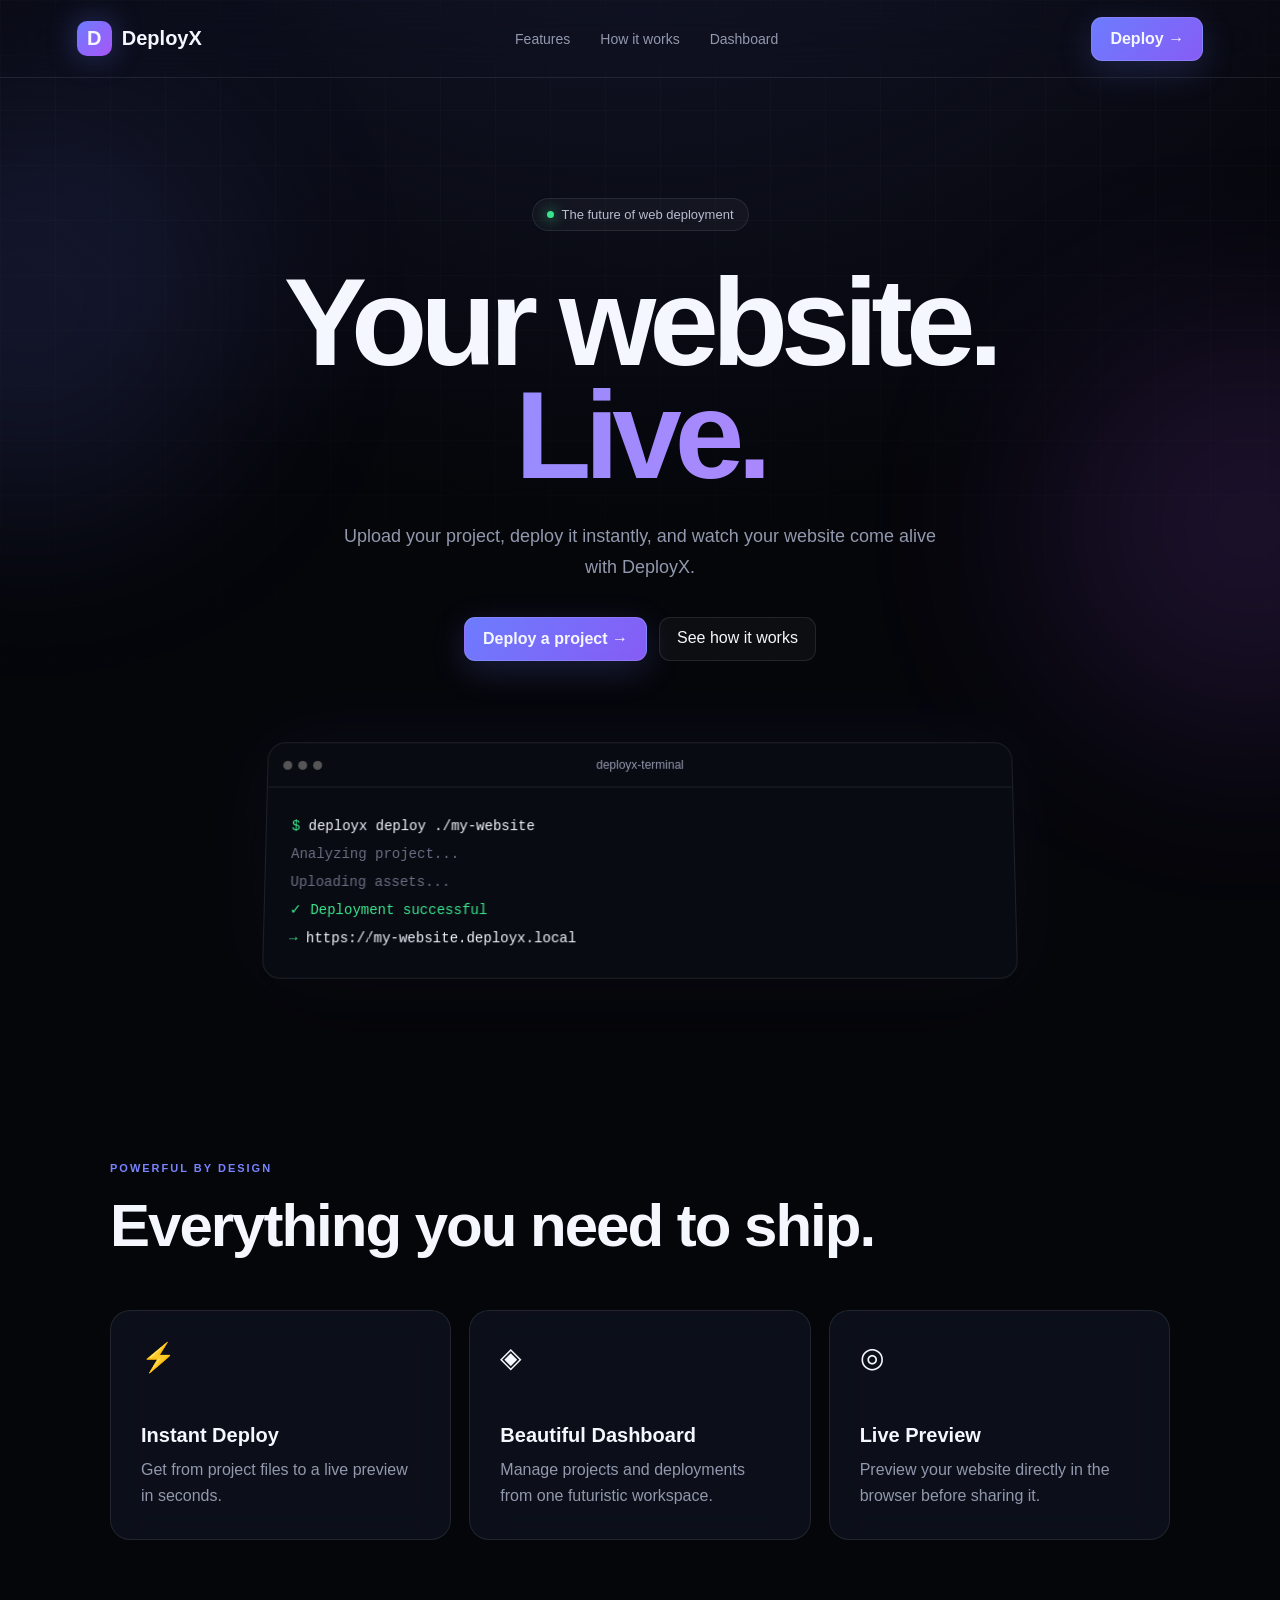
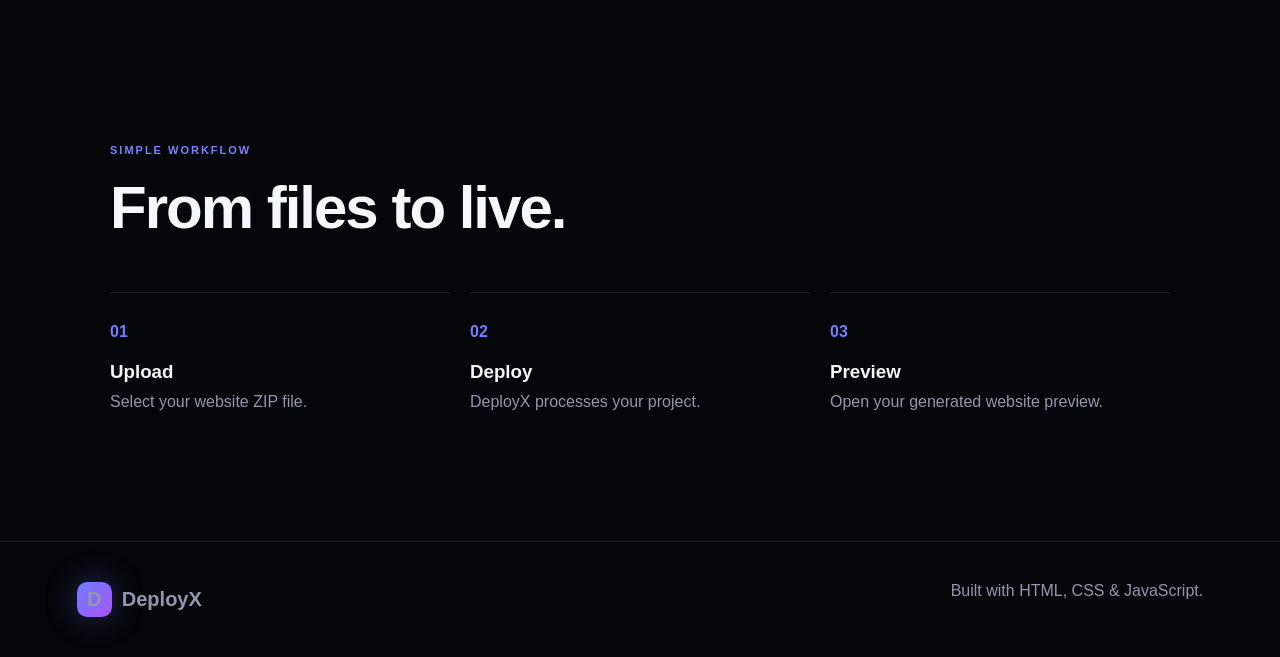
<file: DeployX/index.html>
<!DOCTYPE html>
<html lang="en">
<head>
    <meta charset="UTF-8">
    <meta name="viewport" content="width=device-width, initial-scale=1.0">
    <title>DeployX — Ship Websites Faster</title>
    <link rel="stylesheet" href="style.css">
</head>

<body class="landing-page">

    <div class="bg-grid"></div>
    <div class="orb orb-one"></div>
    <div class="orb orb-two"></div>

    <nav class="navbar">
        <a href="index.html" class="logo">
            <span class="logo-mark">D</span>
            DeployX
        </a>

        <div class="nav-links">
            <a href="#features">Features</a>
            <a href="#how">How it works</a>
            <a href="dashboard.html">Dashboard</a>
        </div>

        <a href="deploy.html" class="nav-button">Deploy →</a>
    </nav>

    <main class="hero">

        <div class="hero-badge">
            <span class="pulse-dot"></span>
            The future of web deployment
        </div>

        <h1>
            Your website.
            <span>Live.</span>
        </h1>

        <p class="hero-text">
            Upload your project, deploy it instantly, and watch your
            website come alive with DeployX.
        </p>

        <div class="hero-buttons">
            <a href="deploy.html" class="primary-button">
                Deploy a project
                <span>→</span>
            </a>

            <a href="#how" class="secondary-button">
                See how it works
            </a>
        </div>

        <div class="terminal-card">
            <div class="terminal-top">
                <div class="window-dots">
                    <i></i>
                    <i></i>
                    <i></i>
                </div>

                <span>deployx-terminal</span>
            </div>

            <div class="terminal-body">
                <p><span class="green">$</span> deployx deploy ./my-website</p>
                <p class="muted">Analyzing project...</p>
                <p class="muted">Uploading assets...</p>
                <p class="success">✓ Deployment successful</p>
                <p>
                    <span class="green">→</span>
                    https://my-website.deployx.local
                </p>
            </div>
        </div>

    </main>

    <section id="features" class="section">

        <div class="section-heading">
            <span>POWERFUL BY DESIGN</span>
            <h2>Everything you need to ship.</h2>
        </div>

        <div class="feature-grid">

            <article class="feature-card">
                <div class="feature-icon">⚡</div>
                <h3>Instant Deploy</h3>
                <p>
                    Get from project files to a live preview
                    in seconds.
                </p>
            </article>

            <article class="feature-card">
                <div class="feature-icon">◈</div>
                <h3>Beautiful Dashboard</h3>
                <p>
                    Manage projects and deployments from
                    one futuristic workspace.
                </p>
            </article>

            <article class="feature-card">
                <div class="feature-icon">◎</div>
                <h3>Live Preview</h3>
                <p>
                    Preview your website directly in the
                    browser before sharing it.
                </p>
            </article>

        </div>
    </section>

    <section id="how" class="section how-section">

        <div class="section-heading">
            <span>SIMPLE WORKFLOW</span>
            <h2>From files to live.</h2>
        </div>

        <div class="steps">

            <div class="step">
                <strong>01</strong>
                <h3>Upload</h3>
                <p>Select your website ZIP file.</p>
            </div>

            <div class="step">
                <strong>02</strong>
                <h3>Deploy</h3>
                <p>DeployX processes your project.</p>
            </div>

            <div class="step">
                <strong>03</strong>
                <h3>Preview</h3>
                <p>Open your generated website preview.</p>
            </div>

        </div>

    </section>

    <footer>
        <div class="logo">
            <span class="logo-mark">D</span>
            DeployX
        </div>

        <p>Built with HTML, CSS & JavaScript.</p>
    </footer>

    <script src="script.js"></script>
</body>
</html>
</file>
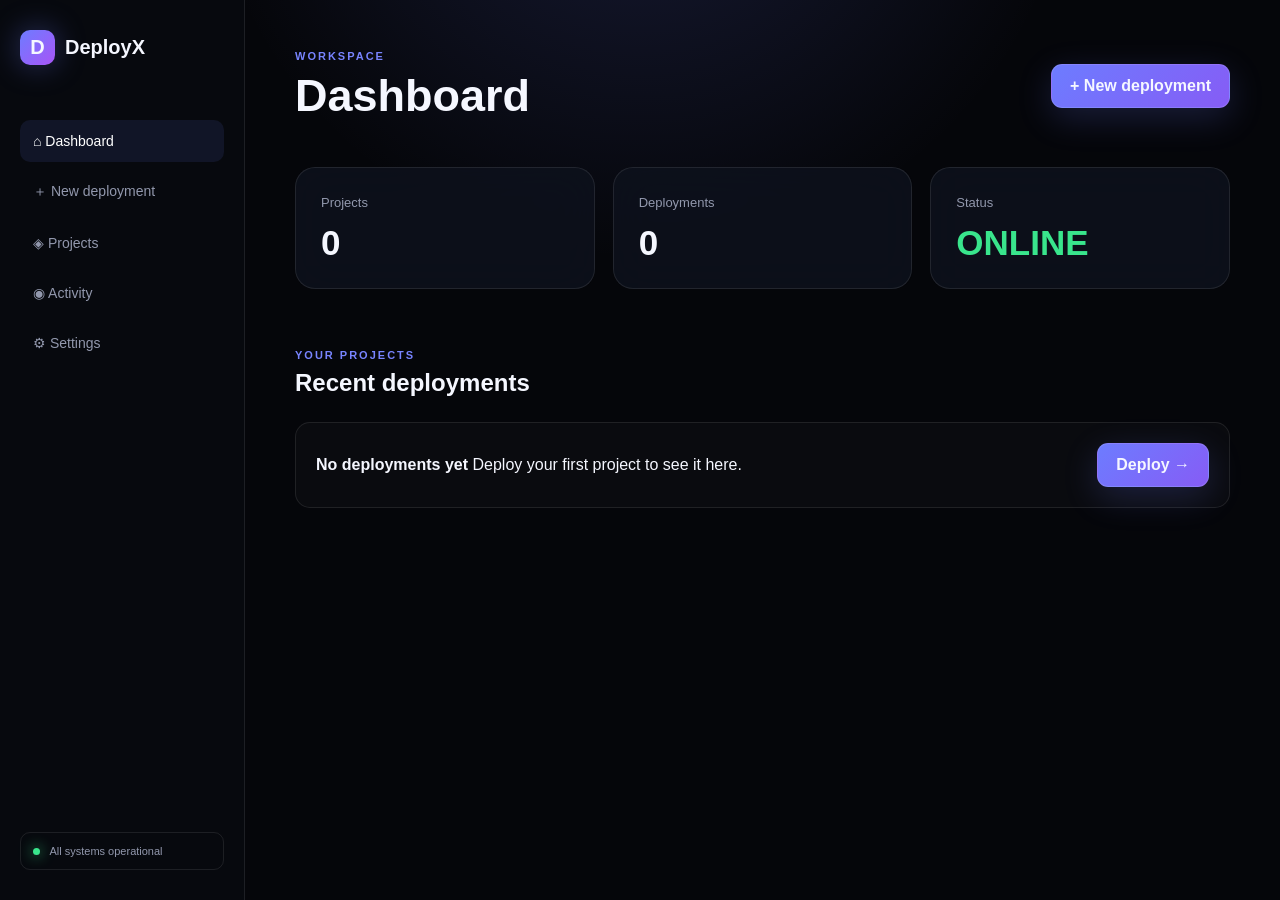
<file: DeployX/dashboard.html>
<!DOCTYPE html>
<html lang="en">
<head>
    <meta charset="UTF-8">
    <meta name="viewport" content="width=device-width, initial-scale=1.0">
    <title>Dashboard — DeployX</title>
    <link rel="stylesheet" href="style.css">
</head>

<body>

    <div class="dashboard-layout">

        <aside class="sidebar">

            <a href="index.html" class="logo">
                <span class="logo-mark">D</span>
                DeployX
            </a>

            <nav class="side-nav">
                <a class="active" href="dashboard.html">⌂ Dashboard</a>
                <a href="deploy.html">＋ New deployment</a>
                <a href="#">◈ Projects</a>
                <a href="#">◉ Activity</a>
                <a href="#">⚙ Settings</a>
            </nav>

            <div class="sidebar-bottom">
                <div class="status-box">
                    <span class="pulse-dot"></span>
                    All systems operational
                </div>
            </div>

        </aside>

        <main class="dashboard-main">

            <header class="dashboard-header">
                <div>
                    <p class="eyebrow">WORKSPACE</p>
                    <h1>Dashboard</h1>
                </div>

                <a href="deploy.html" class="primary-button">
                    + New deployment
                </a>
            </header>

            <section class="stats">

                <div class="stat-card">
                    <span>Projects</span>
                    <strong id="projectCount">0</strong>
                </div>

                <div class="stat-card">
                    <span>Deployments</span>
                    <strong id="deploymentCount">0</strong>
                </div>

                <div class="stat-card">
                    <span>Status</span>
                    <strong class="online">ONLINE</strong>
                </div>

            </section>

            <section class="projects-section">

                <div class="section-title-row">
                    <div>
                        <p class="eyebrow">YOUR PROJECTS</p>
                        <h2>Recent deployments</h2>
                    </div>
                </div>

                <div id="projectList" class="project-list"></div>

            </section>

        </main>

    </div>

    <script src="script.js"></script>
</body>
</html>
</file>
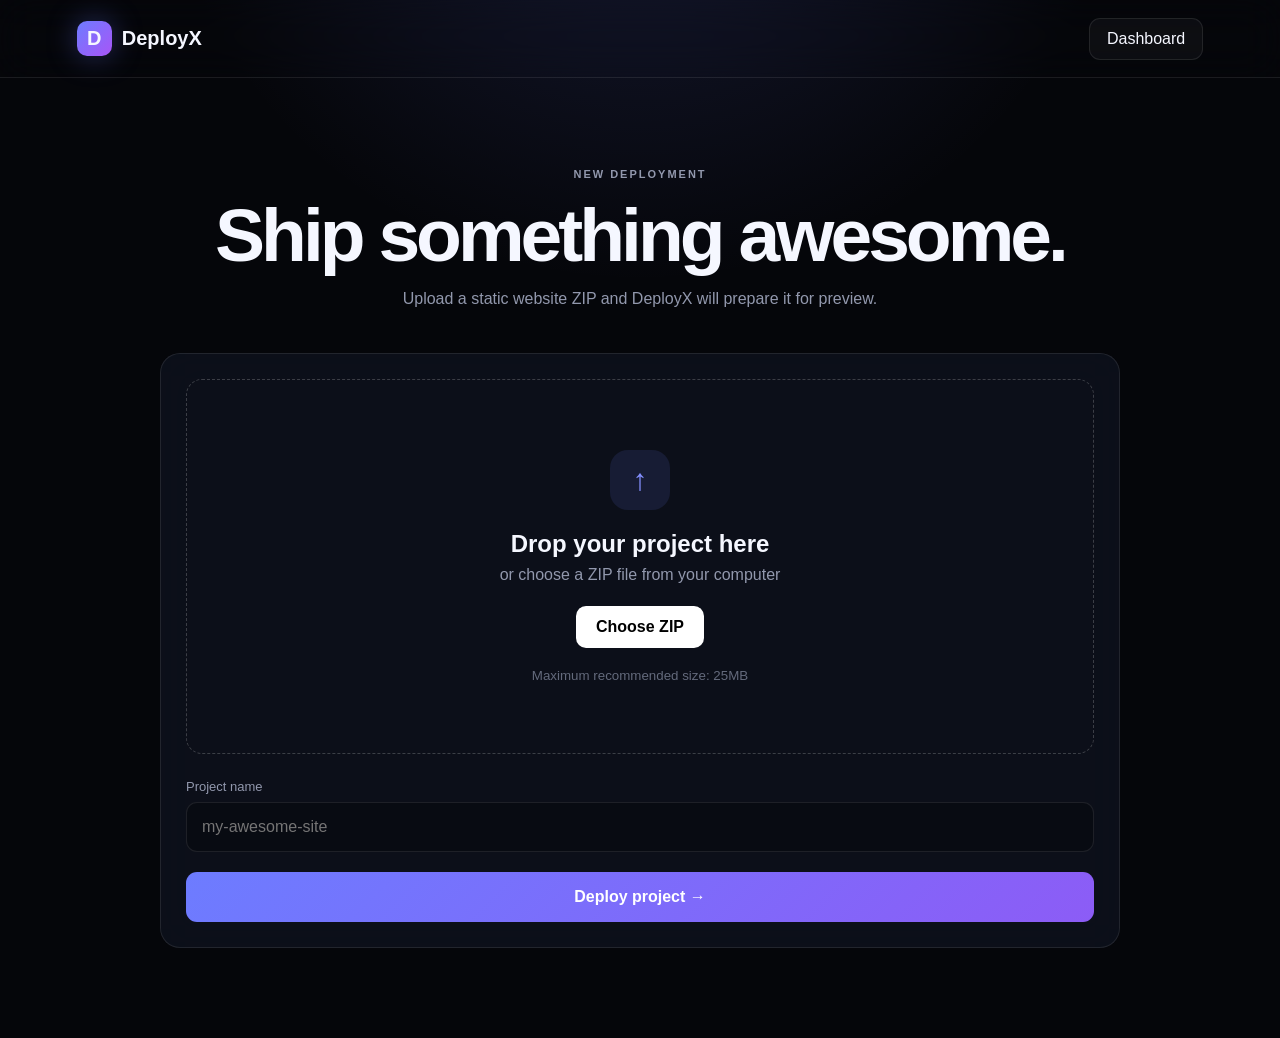
<file: DeployX/deploy.html>
<!DOCTYPE html>
<html lang="en">
<head>
    <meta charset="UTF-8">
    <meta name="viewport" content="width=device-width, initial-scale=1.0">
    <title>Deploy — DeployX</title>
    <link rel="stylesheet" href="style.css">
</head>

<body>

    <nav class="navbar">
        <a href="index.html" class="logo">
            <span class="logo-mark">D</span>
            DeployX
        </a>

        <a href="dashboard.html" class="secondary-button">
            Dashboard
        </a>
    </nav>

    <main class="deploy-page">

        <div class="deploy-heading">
            <p class="eyebrow">NEW DEPLOYMENT</p>
            <h1>Ship something awesome.</h1>
            <p>
                Upload a static website ZIP and DeployX will
                prepare it for preview.
            </p>
        </div>

        <section class="deploy-card">

            <div id="dropZone" class="drop-zone">

                <div class="upload-icon">↑</div>

                <h2>Drop your project here</h2>

                <p>
                    or choose a ZIP file from your computer
                </p>

                <label class="upload-button">
                    Choose ZIP
                    <input
                        id="fileInput"
                        type="file"
                        accept=".zip"
                        hidden
                    >
                </label>

                <small>
                    Maximum recommended size: 25MB
                </small>

            </div>

            <div id="fileInfo" class="file-info hidden">

                <div>
                    <span class="file-icon">▣</span>

                    <div>
                        <strong id="fileName"></strong>
                        <span id="fileSize"></span>
                    </div>
                </div>

                <button id="removeFile" class="icon-button">
                    ×
                </button>

            </div>

            <div class="project-name-field">

                <label for="projectName">
                    Project name
                </label>

                <input
                    id="projectName"
                    type="text"
                    placeholder="my-awesome-site"
                    maxlength="40"
                >

            </div>

            <button id="deployButton" class="deploy-button">
                Deploy project →
            </button>

            <div id="deploymentProgress" class="progress-area hidden">

                <div class="progress-header">
                    <span id="progressText">
                        Preparing deployment...
                    </span>

                    <span id="progressPercent">
                        0%
                    </span>
                </div>

                <div class="progress-track">
                    <div id="progressBar"></div>
                </div>

                <div id="deployLogs" class="deploy-logs"></div>

            </div>

        </section>

    </main>

    <script src="script.js"></script>
</body>
</html>
</file>
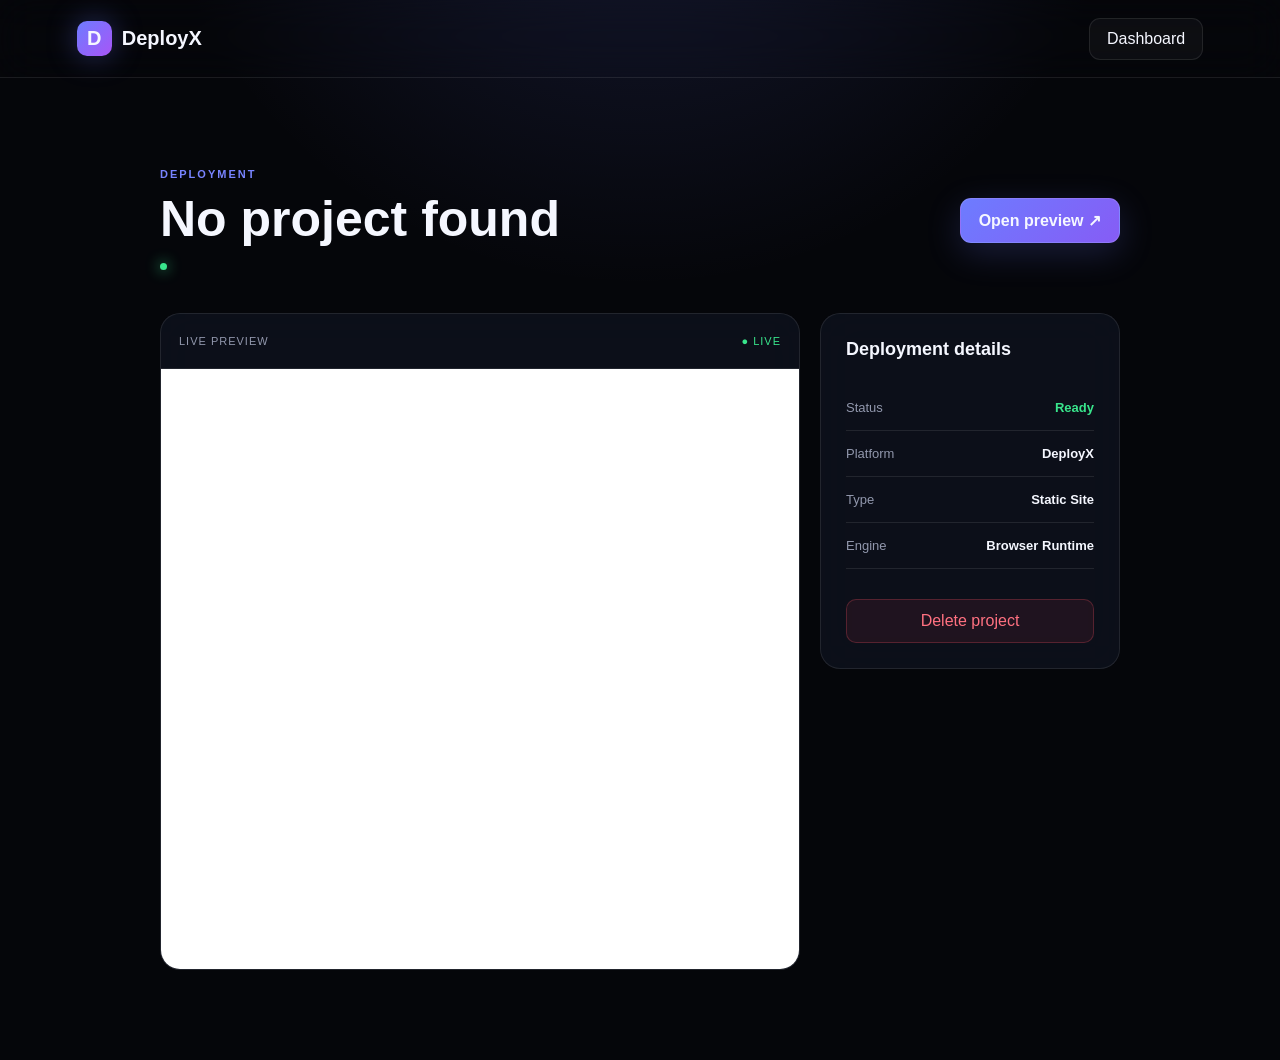
<file: DeployX/project.html>
<!DOCTYPE html>
<html lang="en">
<head>
    <meta charset="UTF-8">
    <meta name="viewport" content="width=device-width, initial-scale=1.0">
    <title>Project — DeployX</title>
    <link rel="stylesheet" href="style.css">
</head>

<body>

    <nav class="navbar">

        <a href="index.html" class="logo">
            <span class="logo-mark">D</span>
            DeployX
        </a>

        <a href="dashboard.html" class="secondary-button">
            Dashboard
        </a>

    </nav>

    <main class="project-page">

        <div class="project-header">

            <div>
                <p class="eyebrow">DEPLOYMENT</p>

                <h1 id="projectTitle">
                    Project
                </h1>

                <div class="live-url">
                    <span class="pulse-dot"></span>
                    <span id="projectUrl"></span>
                </div>
            </div>

            <a
                id="previewButton"
                class="primary-button"
                href="#"
                target="_blank"
            >
                Open preview ↗
            </a>

        </div>

        <section class="project-grid">

            <div class="preview-card">

                <div class="preview-top">
                    <span>LIVE PREVIEW</span>

                    <span class="status-pill">
                        ● LIVE
                    </span>
                </div>

                <iframe
                    id="previewFrame"
                    title="Website Preview"
                ></iframe>

            </div>

            <aside class="deployment-details">

                <h2>Deployment details</h2>

                <div class="detail">
                    <span>Status</span>
                    <strong class="online">Ready</strong>
                </div>

                <div class="detail">
                    <span>Platform</span>
                    <strong>DeployX</strong>
                </div>

                <div class="detail">
                    <span>Type</span>
                    <strong>Static Site</strong>
                </div>

                <div class="detail">
                    <span>Engine</span>
                    <strong>Browser Runtime</strong>
                </div>

                <button
                    id="deleteProject"
                    class="danger-button"
                >
                    Delete project
                </button>

            </aside>

        </section>

    </main>

    <script src="script.js"></script>
</body>
</html>
</file>
<file: DeployX/style.css>
* {
    margin: 0;
    padding: 0;
    box-sizing: border-box;
}

:root {
    --bg: #05060a;
    --panel: rgba(15, 18, 30, 0.78);
    --panel-solid: #0d101b;
    --border: rgba(255,255,255,0.09);
    --text: #f5f7ff;
    --muted: #9298ad;
    --blue: #6d7cff;
    --purple: #a855f7;
    --green: #39e58c;
}

html {
    scroll-behavior: smooth;
}

body {
    min-height: 100vh;
    background:
        radial-gradient(circle at 50% -20%, rgba(109,124,255,.18), transparent 35%),
        var(--bg);
    color: var(--text);
    font-family: Inter, Arial, sans-serif;
    overflow-x: hidden;
}

a {
    color: inherit;
    text-decoration: none;
}

button,
input {
    font: inherit;
}

.bg-grid {
    position: fixed;
    inset: 0;
    z-index: -4;
    background-image:
        linear-gradient(rgba(255,255,255,.025) 1px, transparent 1px),
        linear-gradient(90deg, rgba(255,255,255,.025) 1px, transparent 1px);
    background-size: 55px 55px;
    mask-image: linear-gradient(to bottom, black, transparent);
}

.orb {
    position: fixed;
    width: 420px;
    height: 420px;
    border-radius: 50%;
    filter: blur(100px);
    opacity: .14;
    z-index: -3;
    animation: float 8s ease-in-out infinite;
}

.orb-one {
    background: #6d7cff;
    top: 10%;
    left: -180px;
}

.orb-two {
    background: #a855f7;
    right: -180px;
    top: 35%;
    animation-delay: -4s;
}

@keyframes float {
    0%,100% {
        transform: translateY(0);
    }

    50% {
        transform: translateY(-35px);
    }
}

.navbar {
    height: 78px;
    padding: 0 6%;
    display: flex;
    align-items: center;
    justify-content: space-between;
    border-bottom: 1px solid var(--border);
    backdrop-filter: blur(20px);
    position: relative;
    z-index: 5;
}

.logo {
    display: flex;
    align-items: center;
    gap: 10px;
    font-size: 20px;
    font-weight: 800;
}

.logo-mark {
    width: 35px;
    height: 35px;
    display: grid;
    place-items: center;
    border-radius: 10px;
    background: linear-gradient(135deg, var(--blue), var(--purple));
    box-shadow: 0 0 30px rgba(109,124,255,.35);
}

.nav-links {
    display: flex;
    gap: 30px;
    color: var(--muted);
    font-size: 14px;
}

.nav-links a:hover {
    color: white;
}

.nav-button,
.primary-button {
    padding: 12px 18px;
    border-radius: 11px;
    background: linear-gradient(135deg, #6d7cff, #865cf5);
    font-weight: 700;
    border: 1px solid rgba(255,255,255,.12);
    box-shadow: 0 10px 35px rgba(109,124,255,.2);
    transition: .25s;
}

.primary-button:hover,
.nav-button:hover {
    transform: translateY(-2px);
    box-shadow: 0 15px 45px rgba(109,124,255,.35);
}

.secondary-button {
    padding: 11px 17px;
    border-radius: 11px;
    border: 1px solid var(--border);
    background: rgba(255,255,255,.035);
}

.hero {
    min-height: 850px;
    max-width: 1100px;
    margin: auto;
    padding: 120px 20px 80px;
    text-align: center;
}

.hero-badge {
    display: inline-flex;
    align-items: center;
    gap: 8px;
    padding: 8px 14px;
    border: 1px solid var(--border);
    border-radius: 999px;
    background: rgba(255,255,255,.035);
    color: #b8bdd0;
    font-size: 13px;
}

.pulse-dot {
    width: 7px;
    height: 7px;
    border-radius: 50%;
    background: var(--green);
    box-shadow: 0 0 14px var(--green);
    display: inline-block;
}

.hero h1 {
    font-size: clamp(65px, 10vw, 125px);
    line-height: .9;
    letter-spacing: -7px;
    margin: 35px auto 30px;
    max-width: 900px;
}

.hero h1 span {
    display: block;
    background: linear-gradient(90deg, #8290ff, #c084fc);
    -webkit-background-clip: text;
    color: transparent;
}

.hero-text {
    max-width: 620px;
    margin: auto;
    color: var(--muted);
    font-size: 18px;
    line-height: 1.7;
}

.hero-buttons {
    display: flex;
    justify-content: center;
    gap: 12px;
    margin-top: 35px;
}

.terminal-card {
    width: min(750px, 100%);
    margin: 80px auto 0;
    text-align: left;
    border: 1px solid var(--border);
    border-radius: 18px;
    background: rgba(10,12,20,.85);
    box-shadow:
        0 30px 100px rgba(0,0,0,.5),
        0 0 80px rgba(109,124,255,.08);
    overflow: hidden;
    transform: perspective(1000px) rotateX(4deg);
    transition: .5s;
}

.terminal-card:hover {
    transform: perspective(1000px) rotateX(0deg) translateY(-5px);
}

.terminal-top {
    height: 45px;
    display: flex;
    align-items: center;
    justify-content: center;
    position: relative;
    border-bottom: 1px solid var(--border);
    color: var(--muted);
    font-size: 12px;
}

.window-dots {
    position: absolute;
    left: 15px;
    display: flex;
    gap: 6px;
}

.window-dots i {
    width: 9px;
    height: 9px;
    border-radius: 50%;
    background: #555;
}

.terminal-body {
    padding: 25px;
    line-height: 2;
    font-family: monospace;
    font-size: 14px;
}

.green {
    color: var(--green);
}

.success {
    color: var(--green);
}

.muted {
    color: #676d80;
}

.section {
    max-width: 1100px;
    margin: auto;
    padding: 100px 20px;
}

.section-heading span,
.eyebrow {
    color: #7884ff;
    font-size: 11px;
    font-weight: 800;
    letter-spacing: 2px;
}

.section-heading h2 {
    font-size: clamp(35px, 5vw, 60px);
    margin-top: 15px;
    letter-spacing: -2px;
}

.feature-grid {
    display: grid;
    grid-template-columns: repeat(3,1fr);
    gap: 18px;
    margin-top: 50px;
}

.feature-card,
.stat-card,
.deploy-card,
.preview-card,
.deployment-details {
    border: 1px solid var(--border);
    background: var(--panel);
    backdrop-filter: blur(20px);
    border-radius: 20px;
}

.feature-card {
    padding: 30px;
    min-height: 230px;
    transition: .3s;
}

.feature-card:hover {
    transform: translateY(-8px);
    border-color: rgba(109,124,255,.35);
}

.feature-icon {
    font-size: 28px;
    margin-bottom: 50px;
}

.feature-card h3 {
    font-size: 20px;
    margin-bottom: 10px;
}

.feature-card p {
    color: var(--muted);
    line-height: 1.6;
}

.steps {
    display: grid;
    grid-template-columns: repeat(3,1fr);
    gap: 20px;
    margin-top: 50px;
}

.step {
    padding: 30px 0;
    border-top: 1px solid var(--border);
}

.step strong {
    color: #737eff;
}

.step h3 {
    margin: 20px 0 10px;
}

.step p {
    color: var(--muted);
}

footer {
    padding: 40px 6%;
    border-top: 1px solid var(--border);
    display: flex;
    justify-content: space-between;
    color: var(--muted);
}

.dashboard-layout {
    display: flex;
    min-height: 100vh;
}

.sidebar {
    width: 245px;
    padding: 30px 20px;
    border-right: 1px solid var(--border);
    background: rgba(8,10,16,.8);
    display: flex;
    flex-direction: column;
}

.side-nav {
    display: grid;
    gap: 8px;
    margin-top: 55px;
}

.side-nav a {
    padding: 13px;
    border-radius: 10px;
    color: var(--muted);
    font-size: 14px;
}

.side-nav a:hover,
.side-nav .active {
    color: white;
    background: rgba(109,124,255,.1);
}

.sidebar-bottom {
    margin-top: auto;
}

.status-box {
    padding: 12px;
    border: 1px solid var(--border);
    border-radius: 10px;
    font-size: 11px;
    color: var(--muted);
}

.status-box .pulse-dot {
    margin-right: 7px;
}

.dashboard-main {
    flex: 1;
    padding: 50px;
    max-width: 1400px;
}

.dashboard-header {
    display: flex;
    justify-content: space-between;
    align-items: center;
}

.dashboard-header h1 {
    font-size: 45px;
    margin-top: 8px;
}

.stats {
    display: grid;
    grid-template-columns: repeat(3,1fr);
    gap: 18px;
    margin: 45px 0 60px;
}

.stat-card {
    padding: 25px;
}

.stat-card span {
    color: var(--muted);
    font-size: 13px;
}

.stat-card strong {
    display: block;
    font-size: 35px;
    margin-top: 12px;
}

.online {
    color: var(--green) !important;
}

.section-title-row h2 {
    margin-top: 8px;
}

.project-list {
    margin-top: 25px;
    display: grid;
    gap: 12px;
}

.project-row {
    display: flex;
    align-items: center;
    justify-content: space-between;
    padding: 20px;
    border: 1px solid var(--border);
    border-radius: 15px;
    background: rgba(255,255,255,.025);
}

.project-row:hover {
    background: rgba(255,255,255,.045);
}

.project-info {
    display: flex;
    align-items: center;
    gap: 15px;
}

.project-icon {
    width: 42px;
    height: 42px;
    display: grid;
    place-items: center;
    border-radius: 11px;
    background: rgba(109,124,255,.12);
}

.project-info span {
    display: block;
    color: var(--muted);
    font-size: 12px;
    margin-top: 4px;
}

.deploy-page,
.project-page {
    max-width: 1000px;
    margin: auto;
    padding: 90px 20px;
}

.deploy-heading {
    text-align: center;
    margin-bottom: 45px;
}

.deploy-heading h1 {
    font-size: clamp(45px,7vw,75px);
    letter-spacing: -4px;
    margin: 12px 0;
}

.deploy-heading p {
    color: var(--muted);
}

.deploy-card {
    padding: 25px;
}

.drop-zone {
    border: 1px dashed rgba(255,255,255,.2);
    border-radius: 16px;
    padding: 70px 20px;
    text-align: center;
    transition: .3s;
}

.drop-zone.dragging,
.drop-zone:hover {
    border-color: #7180ff;
    background: rgba(109,124,255,.05);
}

.upload-icon {
    width: 60px;
    height: 60px;
    margin: auto auto 20px;
    display: grid;
    place-items: center;
    border-radius: 18px;
    background: rgba(109,124,255,.12);
    color: #8490ff;
    font-size: 30px;
}

.drop-zone h2 {
    margin-bottom: 8px;
}

.drop-zone p {
    color: var(--muted);
    margin-bottom: 22px;
}

.upload-button {
    display: inline-block;
    padding: 12px 20px;
    background: white;
    color: black;
    border-radius: 10px;
    font-weight: 700;
    cursor: pointer;
}

.drop-zone small {
    display: block;
    margin-top: 20px;
    color: #646a7c;
}

.file-info {
    display: flex;
    justify-content: space-between;
    align-items: center;
    padding: 18px;
    margin-top: 18px;
    background: rgba(255,255,255,.035);
    border: 1px solid var(--border);
    border-radius: 12px;
}

.file-info > div {
    display: flex;
    align-items: center;
    gap: 12px;
}

.file-info strong,
.file-info span {
    display: block;
}

.file-info span:last-child {
    color: var(--muted);
    font-size: 12px;
    margin-top: 4px;
}

.file-icon {
    font-size: 25px;
}

.icon-button {
    border: 0;
    background: transparent;
    color: var(--muted);
    font-size: 25px;
    cursor: pointer;
}

.project-name-field {
    margin-top: 25px;
}

.project-name-field label {
    display: block;
    margin-bottom: 8px;
    font-size: 13px;
    color: var(--muted);
}

.project-name-field input {
    width: 100%;
    padding: 15px;
    border-radius: 11px;
    border: 1px solid var(--border);
    outline: none;
    background: rgba(0,0,0,.25);
    color: white;
}

.project-name-field input:focus {
    border-color: #7180ff;
}

.deploy-button {
    width: 100%;
    margin-top: 20px;
    padding: 16px;
    border: 0;
    border-radius: 11px;
    background: linear-gradient(135deg,#6d7cff,#8c5cf6);
    color: white;
    font-weight: 800;
    cursor: pointer;
}

.progress-area {
    margin-top: 25px;
}

.progress-header {
    display: flex;
    justify-content: space-between;
    color: var(--muted);
    font-size: 13px;
}

.progress-track {
    height: 8px;
    background: rgba(255,255,255,.07);
    border-radius: 20px;
    overflow: hidden;
    margin-top: 12px;
}

#progressBar {
    width: 0;
    height: 100%;
    background: linear-gradient(90deg,#6d7cff,#bd70ff);
    transition: width .4s;
}

.deploy-logs {
    margin-top: 20px;
    padding: 15px;
    border: 1px solid var(--border);
    border-radius: 11px;
    font-family: monospace;
    color: #777e91;
    font-size: 12px;
    line-height: 2;
}

.hidden {
    display: none !important;
}

.project-header {
    display: flex;
    justify-content: space-between;
    align-items: center;
    margin-bottom: 40px;
}

.project-header h1 {
    font-size: 50px;
    margin: 10px 0;
}

.live-url {
    color: var(--muted);
    font-size: 13px;
}

.project-grid {
    display: grid;
    grid-template-columns: 1fr 300px;
    gap: 20px;
}

.preview-card {
    overflow: hidden;
}

.preview-top {
    height: 55px;
    padding: 0 18px;
    display: flex;
    align-items: center;
    justify-content: space-between;
    border-bottom: 1px solid var(--border);
    font-size: 11px;
    letter-spacing: 1px;
    color: var(--muted);
}

.status-pill {
    color: var(--green);
}

#previewFrame {
    display: block;
    width: 100%;
    height: 600px;
    border: 0;
    background: white;
}

.deployment-details {
    padding: 25px;
    height: fit-content;
}

.deployment-details h2 {
    font-size: 18px;
    margin-bottom: 25px;
}

.detail {
    display: flex;
    justify-content: space-between;
    padding: 15px 0;
    border-bottom: 1px solid var(--border);
    font-size: 13px;
}

.detail span {
    color: var(--muted);
}

.danger-button {
    width: 100%;
    margin-top: 30px;
    padding: 12px;
    border: 1px solid rgba(255,80,100,.25);
    background: rgba(255,80,100,.08);
    color: #ff7181;
    border-radius: 10px;
    cursor: pointer;
}

@media (max-width: 800px) {

    .nav-links {
        display: none;
    }

    .hero {
        padding-top: 80px;
    }

    .hero h1 {
        letter-spacing: -4px;
    }

    .feature-grid,
    .steps,
    .stats,
    .project-grid {
        grid-template-columns: 1fr;
    }

    .dashboard-layout {
        display: block;
    }

    .sidebar {
        width: 100%;
        min-height: auto;
    }

    .side-nav {
        display: flex;
        flex-wrap: wrap;
        margin-top: 25px;
    }

    .dashboard-main {
        padding: 30px 20px;
    }

    .project-header {
        align-items: flex-start;
        flex-direction: column;
        gap: 25px;
    }

    footer {
        flex-direction: column;
        gap: 15px;
    }
}
</file>
